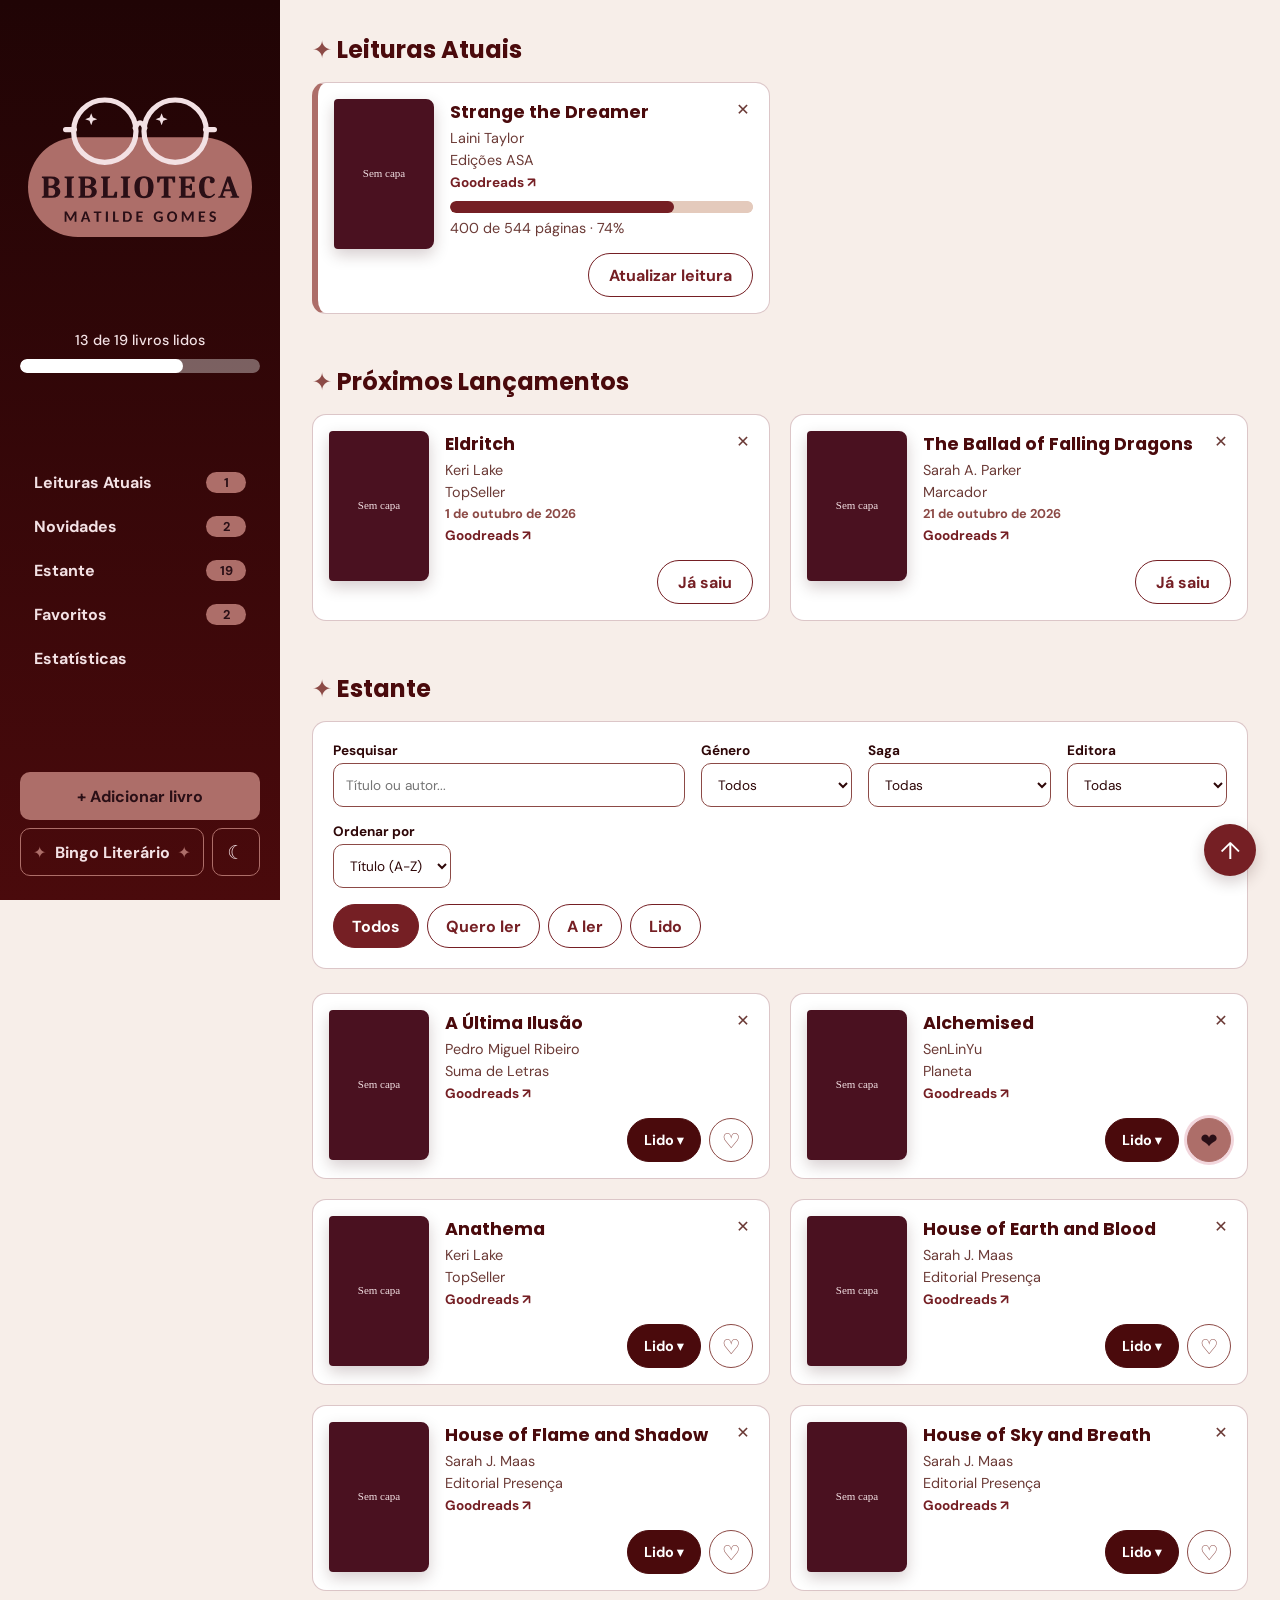
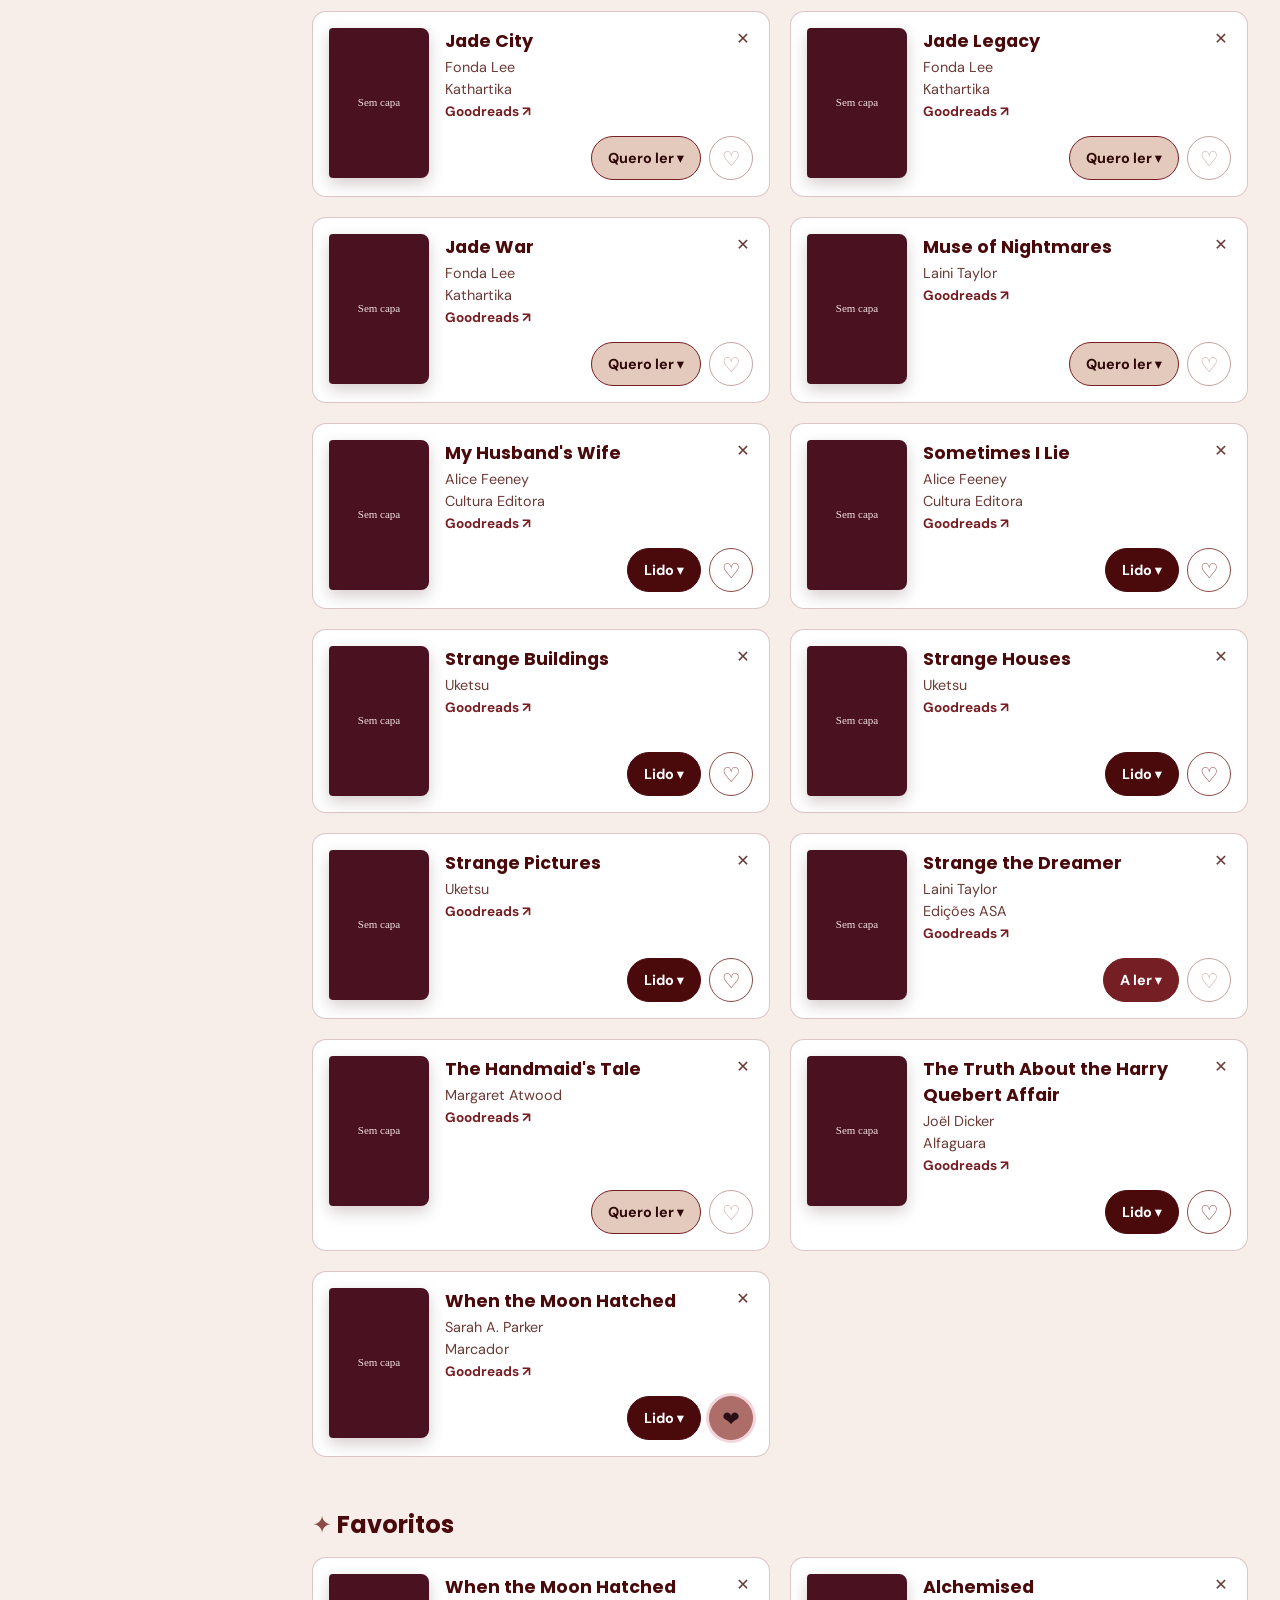
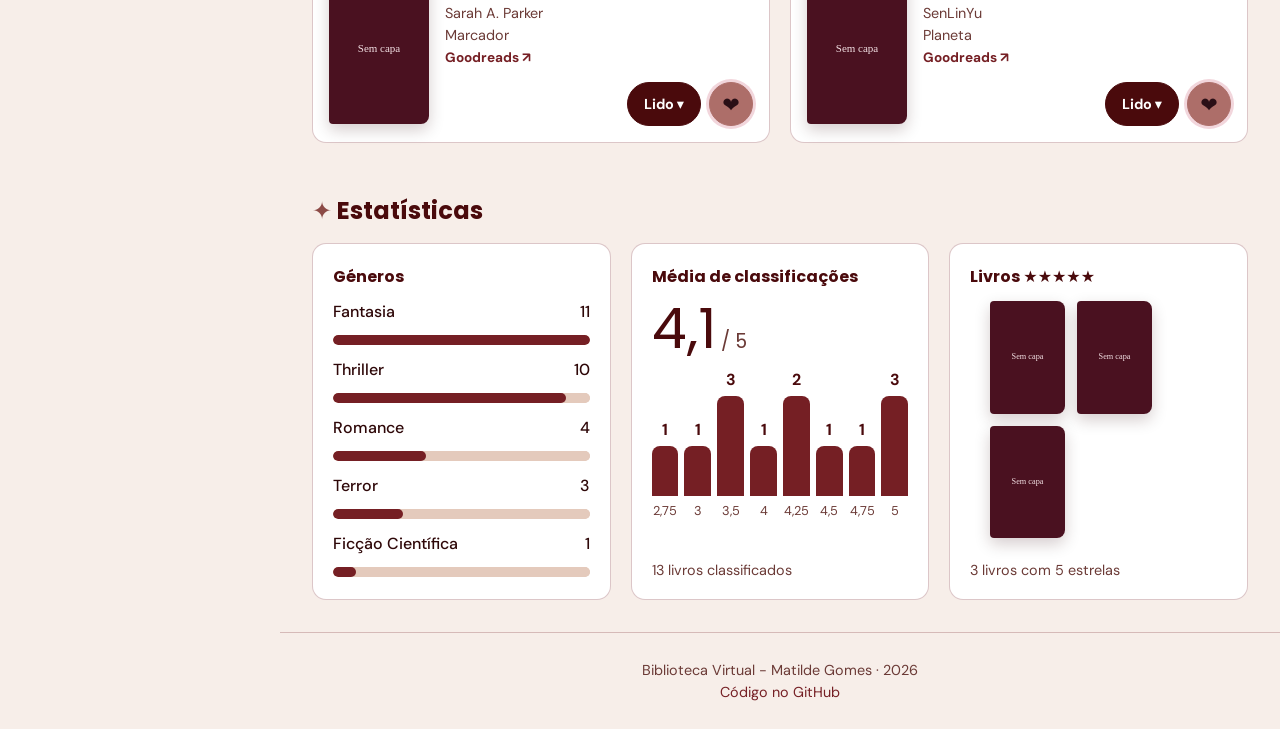
<file: index.html>
<!DOCTYPE html>
<html lang="pt-PT">

<head>
    <meta charset="UTF-8">
    <meta name="viewport" content="width=device-width, initial-scale=1.0">
    <title>Biblioteca Virtual - MG</title>
    <link rel="icon" href="img/favicon-matilde-gomes.svg" type="image/svg+xml">
    <link rel="preconnect" href="https://fonts.googleapis.com">
    <link rel="preconnect" href="https://fonts.gstatic.com" crossorigin>
    <link
        href="https://fonts.googleapis.com/css2?family=DM+Sans:wght@400;500;700&family=Poppins:wght@600;700&family=Lora:ital,wght@1,600&display=swap"
        rel="stylesheet">
    <link rel="stylesheet" href="css/style.css">
    <script type="module" src="js/principal.js"></script>
</head>

<body id="topo">
    <button type="button" id="botao-menu" aria-label="Abrir menu" aria-controls="barra-lateral"
        aria-expanded="false">☰</button>

    <aside id="barra-lateral">
        <header>
            <h1><img src="img/logo-biblioteca-mg.svg" alt="Biblioteca Virtual de Matilde Gomes"></h1>
            <section class="progresso-leitura" aria-label="Progresso de leitura">
                <p id="progresso-texto">0 de 0 livros lidos</p>
                <progress id="progresso-barra" value="0" max="100" aria-labelledby="progresso-texto"></progress>
            </section>
            <nav aria-label="Secções do site">
                <ul>
                    <li><a href="#leituras-do-momento">Leituras Atuais<data id="contador-leituras"
                                value="0">0</data></a></li>
                    <li><a href="#lancamentos">Novidades<data id="contador-lancamentos" value="0">0</data></a></li>
                    <li><a href="#estante">Estante<data id="contador-estante" value="0">0</data></a></li>
                    <li><a href="#favoritos">Favoritos<data id="contador-favoritos" value="0">0</data></a></li>
                    <li><a href="#estatisticas">Estatísticas</a></li>
                </ul>
            </nav>
        </header>
        <div class="botoes-barra-lateral">
            <button type="button" id="botao-adicionar-livro" aria-haspopup="dialog">+ Adicionar livro</button>
            <a href="bingo.html" class="link-bingo">Bingo Literário</a>
            <button type="button" id="botao-tema" aria-label="Mudar para modo escuro">☾</button>

        </div>
    </aside>

    <main>
        <header id="topo-pagina">
            <img class="logo-movel" src="img/logo-biblioteca-mg.svg" alt="">
        </header>

        <section id="leituras-do-momento" aria-labelledby="titulo-leituras-do-momento">
            <h2 id="titulo-leituras-do-momento">Leituras Atuais</h2>
            <ul id="lista-leituras"></ul>
        </section>

        <section id="lancamentos" aria-labelledby="titulo-lancamentos">
            <h2 id="titulo-lancamentos">Próximos Lançamentos</h2>
            <ul id="lista-lancamentos"></ul>
        </section>

        <section id="estante" aria-labelledby="titulo-estante">
            <h2 id="titulo-estante">Estante</h2>
            <search aria-label="Filtrar livros">
                <label>Pesquisar
                    <input type="search" id="filtro-pesquisa" placeholder="Título ou autor...">
                </label>
                <label>Género
                    <select id="filtro-genero">
                        <option value="todos">Todos</option>
                    </select>
                </label>
                <label>Saga
                    <select id="filtro-saga">
                        <option value="todas">Todas</option>
                    </select>
                </label>
                <label>Editora
                    <select id="filtro-editora">
                        <option value="todas">Todas</option>
                    </select>
                </label>
                <label>Ordenar por
                    <select id="ordenacao">
                        <option value="titulo">Título (A-Z)</option>
                        <option value="autor">Autor (A-Z)</option>
                    </select>
                </label>
                <fieldset id="filtros-estado">
                    <legend class="so-leitores-de-ecra">Filtrar por estado</legend>
                    <label><input type="radio" name="estado" value="todos" checked>Todos</label>
                    <label><input type="radio" name="estado" value="quero-ler">Quero ler</label>
                    <label><input type="radio" name="estado" value="a-ler">A ler</label>
                    <label><input type="radio" name="estado" value="lido">Lido</label>
                </fieldset>
            </search>
            <ul id="lista-livros"></ul>
        </section>

        <section id="favoritos" aria-labelledby="titulo-favoritos">
            <h2 id="titulo-favoritos">Favoritos</h2>
            <ul id="lista-favoritos"></ul>
        </section>

        <section id="estatisticas" aria-labelledby="titulo-estatisticas">
            <h2 id="titulo-estatisticas">Estatísticas</h2>
            <div id="grelha-estatisticas">
                <section class="estatistica" aria-labelledby="titulo-generos">
                    <h3 id="titulo-generos">Géneros</h3>
                    <ul id="lista-generos"></ul>
                </section>
                <section class="estatistica" aria-labelledby="titulo-classificacoes">
                    <h3 id="titulo-classificacoes">Média de classificações</h3>
                    <p class="media"><data id="media-classificacoes" value="0">0,0</data><small> / 5</small></p>
                    <ul id="grafico-classificacoes" aria-label="Livros por número de estrelas"></ul>
                    <p id="total-classificados" class="legenda-estatistica"></p>
                </section>
                <section class="estatistica" aria-labelledby="titulo-cinco-estrelas">
                    <h3 id="titulo-cinco-estrelas">Livros ★★★★★</h3>
                    <ul id="capas-cinco-estrelas"></ul>
                    <p id="total-cinco-estrelas" class="legenda-estatistica"></p>
                </section>
            </div>
        </section>
    </main>

    <aside id="aviso-bingo" role="status" hidden>
        <a id="link-aviso-bingo" href="bingo.html"></a>
        <button type="button" id="remover-aviso-bingo" class="botao-fechar" aria-label="Fechar aviso">✕</button>
    </aside>

    <footer>
        <p>Biblioteca Virtual - Matilde Gomes · <time datetime="2026">2026</time></p>
        <p><a href="https://github.com/mjuliana98g/biblioteca-virtual-mg">Código no GitHub</a></p>
    </footer>

    <a id="botao-topo" href="#topo" aria-label="Voltar ao início">↑</a>

    <dialog id="dialogo-formulario-livro" aria-labelledby="titulo-formulario">
        <form id="formulario-livro" autocomplete="off" novalidate>
            <header class="cabecalho-dialogo">
                <h2 id="titulo-formulario">Adicionar livro</h2>
                <button type="button" id="fechar-formulario" class="botao-fechar" aria-label="Fechar">✕</button>
            </header>
            <label class="campo-metade">Título
                <input type="text" id="titulo-livro" name="titulo">
            </label>
            <label class="campo-metade">Autor
                <input type="text" id="autor-livro" name="autor" list="lista-autores">
            </label>
            <label>Editora
                <input type="text" id="editora-livro" name="editora" list="lista-editoras">
            </label>
            <fieldset id="generos-livro">
                <legend>Géneros</legend>
                <label><input type="checkbox" name="generos" value="Fantasia">Fantasia</label>
                <label><input type="checkbox" name="generos" value="Romance">Romance</label>
                <label><input type="checkbox" name="generos" value="Ficção Científica">Ficção Científica</label>
                <label><input type="checkbox" name="generos" value="Thriller">Thriller</label>
                <label><input type="checkbox" name="generos" value="Terror">Terror</label>
                <label><input type="checkbox" name="generos" value="Distopia">Distopia</label>
                <label><input type="checkbox" name="generos" value="Outro">Outro</label>
            </fieldset>
            <label class="campo-metade">Idioma
                <select id="idioma-livro" name="idioma">
                    <option value="Português">Português</option>
                    <option value="Inglês">Inglês</option>
                    <option value="Outro">Outro</option>
                </select>
            </label>
            <label class="campo-metade">Páginas
                <input type="number" id="paginas-livro" name="paginas" min="1">
            </label>
            <label class="campo-metade">Saga
                <input type="text" id="saga-livro" name="saga" list="lista-sagas">
            </label>
            <datalist id="lista-autores"></datalist>
            <datalist id="lista-editoras"></datalist>
            <datalist id="lista-sagas"></datalist>
            <label class="campo-metade">Estado
                <select id="estado-livro" name="estado">
                    <option value="quero-ler">Quero ler</option>
                    <option value="a-ler">A ler</option>
                    <option value="lido">Lido</option>
                </select>
            </label>
            <label class="campo-metade">Volume
                <input type="number" id="volume-livro" name="volume" min="1">
            </label>
            <label class="campo-metade">Classificação
                <input type="number" id="classificacao-livro" name="classificacao" min="0" max="5" step="0.25"
                    placeholder="0 a 5">
            </label>
            <label>Link do Goodreads
                <input type="url" id="link-goodreads" name="goodreads"
                    placeholder="https://www.goodreads.com/book/show/...">
            </label>
            <label>Link da imagem da capa
                <input type="url" id="link-capa" name="capa" placeholder="https://...">
            </label>
            <label class="campo-caixa">
                <input type="checkbox" id="livro-por-lancar" name="porLancar">
                Ainda não foi lançado?
            </label>
            <label id="campo-data-lancamento" hidden>Data de lançamento
                <input type="date" id="data-lancamento" name="dataLancamento">
            </label>
            <p id="mensagem-erro-formulario" role="alert"></p>
            <div class="botoes-dialogo">
                <button type="button" id="cancelar-formulario">Cancelar</button>
                <button type="submit" id="guardar-formulario" class="botao-confirmar">Adicionar</button>
            </div>
        </form>
    </dialog>

    <dialog id="dialogo-confirmar" class="dialogo-confirmar" aria-labelledby="titulo-confirmar">
        <form method="dialog">
            <h2 id="titulo-confirmar"></h2>
            <p id="mensagem-confirmar"></p>
            <div class="botoes-dialogo">
                <button value="cancelar">Cancelar</button>
                <button value="sim" id="sim-confirmar" class="botao-confirmar">Sim</button>
            </div>
        </form>
    </dialog>

    <dialog id="dialogo-atualizar-leitura" aria-labelledby="titulo-atualizar-leitura">
        <form id="formulario-leitura" method="dialog">
            <header class="cabecalho-dialogo">
                <h2 id="titulo-atualizar-leitura">Atualizar leitura</h2>
                <button value="cancelar" class="botao-fechar" aria-label="Fechar" formnovalidate>✕</button>
            </header>
            <p id="livro-atualizar-leitura"></p>
            <label>Páginas lidas
                <input type="number" id="paginas-lidas" min="0" step="1" required>
            </label>
            <label>Percentagem lida (%)
                <input type="number" id="percentagem-lida" min="0" max="100" step="1" required>
            </label>
            <div class="botoes-dialogo">
                <button value="cancelar" formnovalidate>Cancelar</button>
                <button value="guardar" class="botao-confirmar">Guardar</button>
            </div>
        </form>
    </dialog>

    <dialog id="dialogo-detalhes" aria-labelledby="titulo-detalhes">
        <header class="cabecalho-dialogo">
            <h2 id="titulo-detalhes"></h2>
            <button type="button" id="fechar-detalhes" class="botao-fechar" aria-label="Fechar">✕</button>
        </header>
        <div id="conteudo-detalhes"></div>
        <div class="botoes-dialogo">
            <button type="button" id="editar-detalhes">Editar</button>
        </div>
    </dialog>
</body>

</html>
</file>
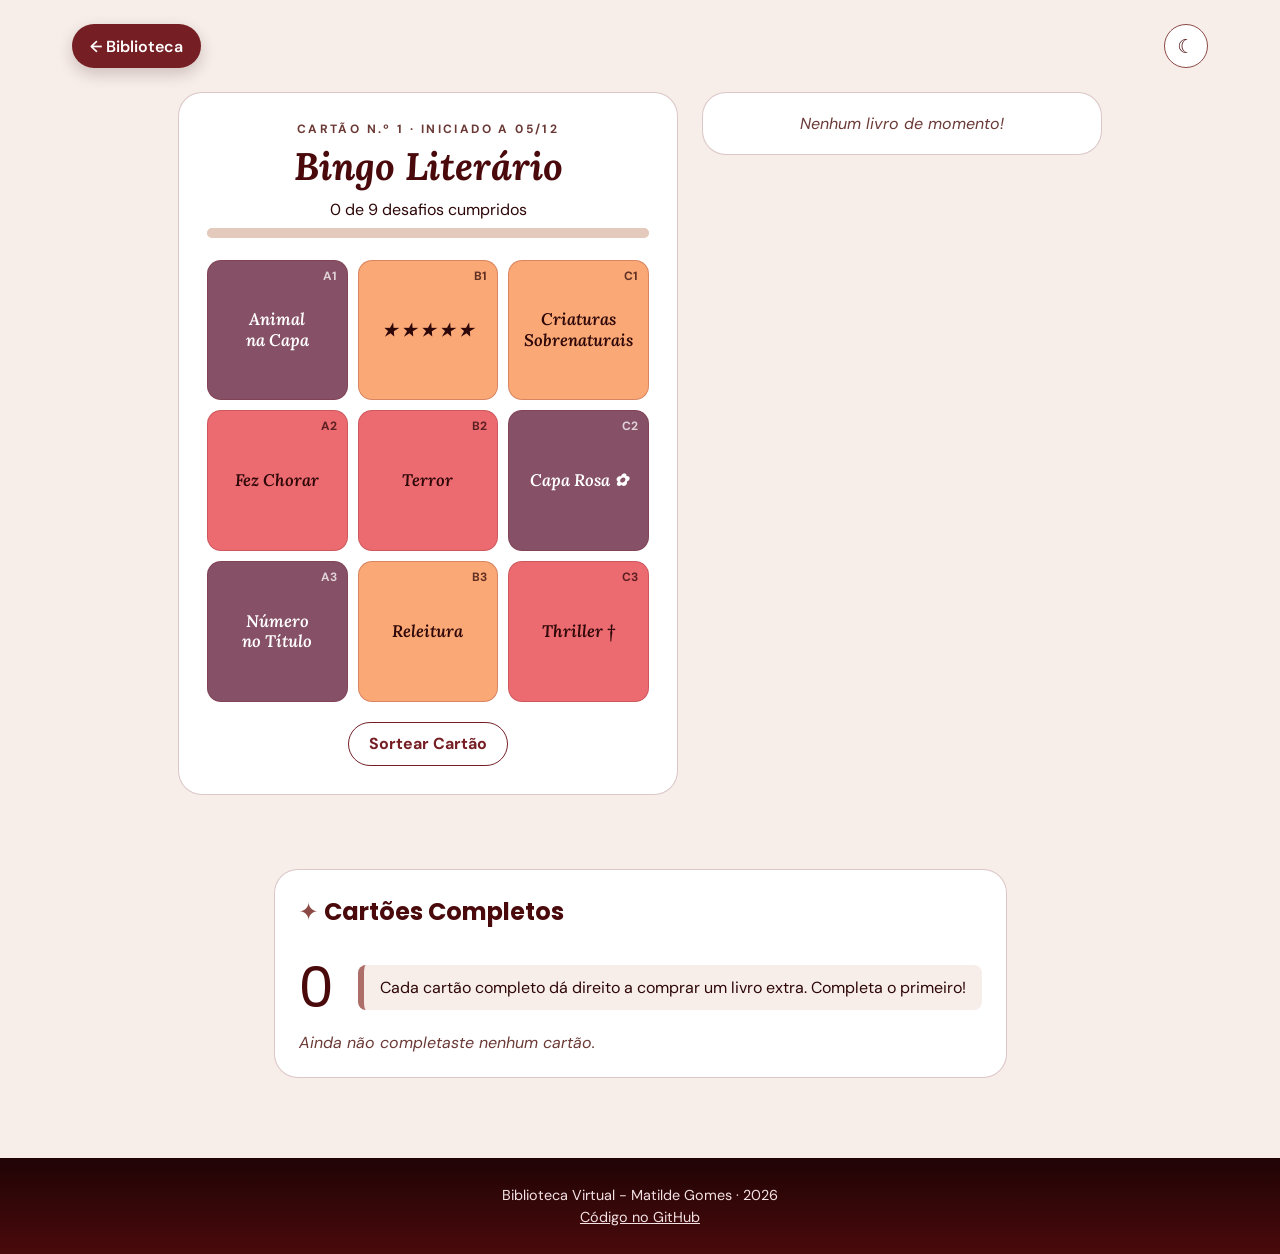
<file: bingo.html>
<!DOCTYPE html>
<html lang="pt-PT">

<head>
    <meta charset="UTF-8">
    <meta name="viewport" content="width=device-width, initial-scale=1.0">
    <title>Bingo Literário - MG</title>
    <link rel="icon" href="img/favicon-matilde-gomes.svg" type="image/svg+xml">
    <link rel="preconnect" href="https://fonts.googleapis.com">
    <link rel="preconnect" href="https://fonts.gstatic.com" crossorigin>
    <link
        href="https://fonts.googleapis.com/css2?family=DM+Sans:wght@400;500;700&family=Poppins:wght@600;700&family=Lora:ital,wght@1,600&display=swap"
        rel="stylesheet">
    <link rel="stylesheet" href="css/style.css">
    <script type="module" src="js/bingo/principalBingo.js"></script>
</head>

<body class="pagina-bingo">
    <header id="topo-bingo">
        <a href="index.html" id="botao-voltar">← Biblioteca</a>
        <button type="button" id="botao-tema" aria-label="Mudar para modo escuro">☾</button>
    </header>

    <main>
        <section id="zona-do-jogo" aria-labelledby="titulo-bingo">
            <section id="cartao-bingo">
                <header>
                    <p id="informacao-cartao"></p>
                    <h1 id="titulo-bingo">Bingo Literário</h1>
                </header>
                <p id="progresso-bingo">0 de 9 desafios cumpridos</p>
                <progress id="barra-bingo" value="0" max="9" aria-labelledby="progresso-bingo"></progress>
                <div id="zona-da-cartela">
                    <ol id="cartela-bingo"></ol>
                    <p id="mensagem-parabens" role="status" hidden></p>
                </div>
                <button type="button" id="botao-novo-cartao">Sortear Cartão</button>
            </section>

            <aside id="livros-do-cartao" aria-label="Livros que cumprem desafios">
                <ul id="lista-livros-do-cartao"></ul>
            </aside>
        </section>
        <section id="estatisticas-bingo" aria-labelledby="titulo-estatisticas-bingo">
            <h2 id="titulo-estatisticas-bingo">Cartões Completos</h2>
            <p id="total-cartoes-completos">0</p>
            <p id="mensagem-livro-extra"></p>
            <ul id="lista-cartoes-completos"></ul>
        </section>
    </main>

    <dialog id="dialogo-escolher-livro" aria-labelledby="titulo-escolher-livro">
        <header class="cabecalho-dialogo">
            <h2 id="titulo-escolher-livro">Escolhe um livro: </h2>
            <button type="button" id="fechar-escolher-livro" class="botao-fechar" aria-label="Fechar">✕</button>
        </header>
        <p id="desafio-escolhido"></p>
        <p id="sem-livros-lidos" hidden>Não tens livros lidos disponíveis para este desafio.</p>
        <ul id="lista-livros-lidos"></ul>
        <button type="button" id="botao-tirar-livro">Remover Livro</button>
    </dialog>

    <dialog id="dialogo-novo-cartao" aria-labelledby="titulo-novo-cartao">
        <form method="dialog">
            <h2 id="titulo-novo-cartao">Sortear outro cartão?</h2>
            <p>O cartão atual ainda não está completo. Se sorteares, perdes o progresso!
            </p>
            <div class="botoes-dialogo">
                <button value="cancelar">Cancelar</button>
                <button value="confirmar" class="botao-confirmar">Sortear</button>
            </div>
        </form>
    </dialog>

    <footer>
        <p>Biblioteca Virtual - Matilde Gomes · <time datetime="2026">2026</time></p>
        <p><a href="https://github.com/mjuliana98g/biblioteca-virtual-mg">Código no GitHub</a></p>
    </footer>
</body>

</html>
</file>
<file: css/style.css>
/* ==========================================================================================
   Página principal e Bingo
   ========================================================================================== */

:root {

    --fundo: #F7EEE9;
    --superficie: #FFFFFF;
    --texto: #2E0708;
    --texto-suave: #6B3A36;
    --titulo: #4A0A0C;
    --destaque: #751F24;
    --destaque-2: #8C4A46;
    --sobre-destaque: #FFFFFF;
    --realce: #AD6E69;
    --sobre-realce: #2A0F16;
    --etiqueta: #E4CABC;
    --borda: rgba(117, 31, 36, 0.25);
    --link: #751F24;
    --foco: #751F24;
    --erro: #B3261E;
    --erro-fundo: #FBE3E1;

    --sombra: 0 6px 16px rgba(46, 7, 8, 0.2);
}

[data-tema="escuro"] {
    --fundo: #121115;
    --superficie: #25232B;
    --texto: #F5F1EF;
    --texto-suave: #BDB6B8;
    --titulo: #FFFFFF;
    --destaque: #F0A4A8;
    --destaque-2: #F0A4A8;
    --sobre-destaque: #121115;
    --realce: #E08D92;
    --etiqueta: #3A3740;
    --borda: rgba(245, 241, 239, 0.3);
    --link: #F5B5B8;
    --foco: #FFD0D2;
    --erro: #F4A6B5;
    --erro-fundo: #4A2326;

    --sombra: 0 6px 16px rgba(0, 0, 0, 0.6);
}

* {
    box-sizing: border-box;
    margin: 0;
    padding: 0;
}

html {
    scroll-behavior: smooth;
}

body {
    min-height: 100dvh;
    background: var(--fundo);
    color: var(--texto);
    font-family: "DM Sans", system-ui, sans-serif;
}

h2,
h3 {
    font-family: "Poppins", system-ui, sans-serif;
}

h2 {
    margin-bottom: 15px;
    color: var(--titulo);
    font-size: 1.5rem;
}

h2::before {
    content: "✦ ";
    color: var(--destaque-2);
}

h3 {
    font-size: 1.1rem;
}

a {
    color: var(--link);
    text-decoration: none;
}

ul {
    list-style: none;
}

:focus-visible {
    outline: 3px solid var(--foco);
    outline-offset: 2px;
}

[hidden] {
    display: none !important;

}

.so-leitores-de-ecra {

    position: absolute;
    width: 1px;
    height: 1px;
    overflow: hidden;
    clip-path: inset(50%);
    white-space: nowrap;
}

button {
    font: inherit;
    cursor: pointer;
}

.botoes-dialogo button {
    min-height: 44px;
    padding: 0 20px;
    border: 1.5px solid var(--destaque);
    border-radius: 22px;
    background: transparent;
    color: var(--destaque);
    font-weight: 700;
}

.botoes-dialogo button:hover,
.botoes-dialogo .botao-confirmar {
    background: var(--destaque);
    color: var(--sobre-destaque);
}

.botao-fechar {
    width: 36px;
    height: 36px;
    border: 0;
    border-radius: 50%;
    background: transparent;
    color: var(--texto-suave);
}

.botao-fechar:hover {
    background: var(--etiqueta);
    color: var(--destaque);
}

#botao-tema {
    flex: none;
    width: 44px;
    height: 44px;
    border: 1.5px solid var(--destaque-2);
    border-radius: 50%;
    background: var(--superficie);
    color: var(--titulo);
    font-size: 1.2rem;
}

#botao-tema:hover {
    background: var(--etiqueta);
}

progress {
    appearance: none;
    width: 100%;
    border: 0;
    border-radius: 999px;
    overflow: hidden;
    background: var(--trilho, var(--etiqueta));
}

progress::-webkit-progress-bar {
    border-radius: 999px;
    background: var(--trilho, var(--etiqueta));
}

progress::-webkit-progress-value {
    border-radius: 999px;
    background: var(--preenchimento, var(--destaque));
}

progress::-moz-progress-bar {
    border-radius: 999px;
    background: var(--preenchimento, var(--destaque));
}

footer {
    padding: 24px 32px;
    border-top: 1px solid var(--borda);
    color: var(--texto-suave);
    font-size: 0.9rem;
    text-align: center;
}

footer p {
    margin: 4px 0;
}

dialog {
    width: min(560px, calc(100% - 32px));

    max-height: calc(100dvh - 32px);
    margin: auto;

    padding: 24px;
    overflow-y: auto;
    border: 1px solid var(--borda);
    border-radius: 14px;
    background: var(--superficie);
    color: var(--texto);
    box-shadow: var(--sombra);
}

dialog::backdrop {
    background: rgba(20, 3, 4, 0.65);

}

.cabecalho-dialogo {
    display: flex;
    align-items: center;
    justify-content: space-between;
}

.cabecalho-dialogo h2 {
    margin-bottom: 0;
}

.botoes-dialogo {
    display: flex;
    justify-content: flex-end;
    gap: 12px;
}

/* ==========================================================================================
    PÁGINA PRINCIPAL
   ========================================================================================== */

:root {

    --lido-fundo: #4A0A0C;
    --lido-texto: #FFFFFF;
    --ler-fundo: #751F24;
    --ler-texto: #FFFFFF;
    --quero-fundo: #E4CABC;
    --quero-texto: #2E0708;
    --quero-borda: #751F24;

    --lateral-inicio: #200405;
    --lateral-fim: #4A0A0C;
    --texto-lateral: #F3E1E4;

    --largura-lateral: 280px;
}

[data-tema="escuro"] {
    --lido-fundo: #F0A4A8;
    --lido-texto: #121115;
    --ler-fundo: #B44A52;
    --ler-texto: #FFFFFF;
    --quero-fundo: #3A3740;
    --quero-texto: #F5F1EF;
    --quero-borda: #E08D92;
}

body {
    display: grid;
    grid-template-columns: var(--largura-lateral) 1fr;

    grid-template-rows: 1fr auto;

}

footer {
    grid-column: 2;
}

input:not([type="checkbox"], [type="radio"]),
select {
    height: 44px;
    padding: 0 12px;
    border: 1.5px solid var(--destaque-2);
    border-radius: 10px;
    background: var(--superficie);
    color: var(--texto);
    font: inherit;
    font-weight: 400;
}

select,
::picker(select) {
    appearance: base-select;
}

select {
    align-items: center;
    justify-content: space-between;
    gap: 8px;
}

::picker(select) {
    padding: 6px;
    border: 1px solid var(--borda);
    border-radius: 12px;
    background: var(--superficie);
    box-shadow: var(--sombra);
}

select option {
    padding: 10px 12px;
    border-radius: 8px;
    color: var(--texto);
    cursor: pointer;
}

select option:hover,
select option:focus {
    background: var(--etiqueta);
}

select option:checked {
    font-weight: 700;
    color: var(--destaque);
}

search>label,
#formulario-livro>label,
#formulario-leitura>label {
    display: flex;
    flex-direction: column;
    gap: 4px;
    font-size: 0.85rem;
    font-weight: 700;
}

.botao-ja-saiu,
.botao-atualizar-leitura {
    min-height: 44px;
    padding: 0 20px;
    border: 1.5px solid var(--destaque);
    border-radius: 22px;
    background: transparent;
    color: var(--destaque);
    font-weight: 700;
}

.botao-ja-saiu:hover,
.botao-atualizar-leitura:hover {
    background: var(--destaque);
    color: var(--sobre-destaque);
}

#barra-lateral {
    grid-column: 1;
    grid-row: 1 / 3;

    position: sticky;

    top: 0;
    z-index: 20;
    display: flex;
    flex-direction: column;
    gap: 24px;
    height: 100dvh;
    overflow-y: auto;
    padding: 24px 20px;
    background: linear-gradient(180deg, var(--lateral-inicio), var(--lateral-fim));
    color: var(--texto-lateral);
    color-scheme: dark;

    --trilho: rgba(255, 255, 255, 0.2);

    --preenchimento: #FFFFFF;
}

#barra-lateral header {
    flex: 1;

    display: flex;
    flex-direction: column;
    justify-content: space-evenly;
    gap: 20px;
}

#barra-lateral img {
    display: block;
    width: 100%;
    height: auto;
}

.progresso-leitura {
    display: flex;
    flex-direction: column;
    gap: 10px;
    text-align: center;
    font-size: 0.9rem;
    font-weight: 500;
}

#progresso-barra {
    height: 14px;
}

#barra-lateral nav ul {
    display: flex;
    flex-direction: column;
    gap: 4px;
}

#barra-lateral nav a {
    display: flex;
    align-items: center;
    min-height: 40px;
    padding: 0 14px;
    border-radius: 10px;
    color: var(--texto-lateral);
    font-weight: 700;
}

#barra-lateral nav a:hover {
    background: rgba(217, 139, 155, 0.2);
    color: #FFFFFF;
}

#barra-lateral data {
    flex: none;

    width: 40px;

    margin-left: auto;

    padding: 2px 0;
    border-radius: 12px;
    background: var(--realce);
    color: var(--sobre-realce);
    font-size: 0.8rem;
    font-weight: 700;
    text-align: center;

}

.botoes-barra-lateral {
    display: grid;
    grid-template-columns: 1fr auto;
    gap: 8px;
}

#botao-adicionar-livro {
    grid-column: 1 / -1;
    min-height: 48px;
    border: 0;
    border-radius: 10px;
    background: var(--realce);
    color: var(--sobre-realce);
    font-weight: 700;
}

#botao-adicionar-livro:hover {
    background: #E8A9B6;
}

.link-bingo {
    display: flex;
    align-items: center;
    justify-content: center;
    gap: 8px;
    min-height: 48px;
    padding: 0 10px;
    white-space: nowrap;
    border: 1.5px solid var(--realce);
    border-radius: 10px;
    color: var(--texto-lateral);
    font-weight: 700;
}

.link-bingo::before,
.link-bingo::after {
    content: "✦";
    color: var(--realce);
}

.link-bingo:hover {
    background: rgba(217, 139, 155, 0.2);
    color: #FFFFFF;
}

.botoes-barra-lateral #botao-tema {
    width: 48px;
    height: 48px;
    border: 1.5px solid var(--realce);
    border-radius: 10px;
    background: transparent;
    color: var(--texto-lateral);
}

.botoes-barra-lateral #botao-tema:hover {
    background: rgba(217, 139, 155, 0.2);
}

#botao-menu {
    display: none;
    position: fixed;
    top: 12px;
    left: 12px;
    z-index: 30;
    width: 44px;
    height: 44px;
    border: 0;
    border-radius: 10px;
    background: var(--destaque);
    color: var(--sobre-destaque);
    font-size: 1.4rem;
}

main {
    position: relative;
    grid-column: 2;
    display: flex;
    flex-direction: column;
    gap: 50px;
    padding: 32px;
}

#botao-topo {
    position: fixed;

    right: 24px;
    bottom: 24px;
    display: flex;
    align-items: center;
    justify-content: center;
    width: 52px;
    height: 52px;
    border-radius: 50%;
    background: var(--destaque);
    color: var(--sobre-destaque);
    font-size: 1.5rem;
    box-shadow: var(--sombra);
}

search {
    display: flex;
    flex-wrap: wrap;

    gap: 16px;
    margin-bottom: 24px;
    padding: 20px;
    border: 1px solid var(--borda);
    border-radius: 14px;
    background: var(--superficie);
}

search>label:first-child {
    flex: 1 1 220px;

}

#filtros-estado {
    flex: 1 1 100%;

    display: flex;
    flex-wrap: wrap;
    gap: 8px;
    border: 0;
}

#filtros-estado label {
    position: relative;
    display: flex;
    align-items: center;
    min-height: 44px;
    padding: 0 18px;
    border: 1.5px solid var(--destaque);
    border-radius: 22px;
    color: var(--destaque);
    font-weight: 700;
    cursor: pointer;
}

#filtros-estado input {
    position: absolute;
    opacity: 0;
    pointer-events: none;
}

#filtros-estado label:has(input:checked) {
    background: var(--destaque);
    color: var(--sobre-destaque);
}

#filtros-estado label:has(input:focus-visible) {
    outline: 3px solid var(--foco);
    outline-offset: 2px;
}

#lista-leituras,
#lista-lancamentos,
#lista-livros,
#lista-favoritos {
    display: grid;
    grid-template-columns: repeat(auto-fill, minmax(min(360px, 100%), 1fr));
    gap: 20px;
}

article {
    position: relative;

    display: flex;
    gap: 16px;
    height: 100%;
    padding: 16px;
    border: 1px solid var(--borda);
    border-radius: 14px;
    background: var(--superficie);
    cursor: pointer;
    transition: border-color 0.15s, box-shadow 0.15s;
}

.cartao-leitura {
    border-left: 6px solid var(--realce);
}

article:hover {
    border-color: var(--destaque-2);
    box-shadow: var(--sombra);
}

figure {
    flex: none;
    width: 100px;
    text-align: center;
}

figure img,
#capas-cinco-estrelas img {
    display: block;
    aspect-ratio: 2 / 3;

    object-fit: cover;

    border-radius: 4px 8px 8px 4px;
    box-shadow: var(--sombra);
}

figure img {
    width: 100%;
}

.informacao-livro {
    flex: 1;
    min-width: 0;

    display: flex;
    flex-direction: column;
    gap: 4px;
}

.informacao-livro h3 {
    padding-right: 36px;

    color: var(--titulo);
}

.informacao-livro p {
    color: var(--texto-suave);
    font-size: 0.9rem;
}

.informacao-livro time {
    color: var(--destaque-2);
    font-size: 0.8rem;
    font-weight: 700;
}

.informacao-livro a,
figcaption a {
    display: inline-block;
    font-size: 0.85rem;
    font-weight: 700;
    transition: transform 0.15s, color 0.15s;
}

.informacao-livro a:hover,
figcaption a:hover {
    color: var(--titulo);
    transform: translateX(4px);
}

.abrir-detalhes {
    border: 0;
    background: none;
    color: inherit;
    text-align: left;
}

.progresso-livro {
    display: flex;
    flex-direction: column;
    gap: 6px;
    margin-top: 6px;
}

.progresso-livro progress {
    height: 12px;
}

.acoes-livro {
    display: flex;
    flex-wrap: wrap;
    align-items: center;
    justify-content: flex-end;
    gap: 8px;
    margin-top: auto;

    padding-top: 12px;
}

.acoes-livro button[data-estado] {
    min-height: 44px;
    padding: 0 16px;
    border: 1.5px solid;
    border-radius: 22px;
    font-size: 0.9rem;
    font-weight: 700;
}

.acoes-livro button[data-estado="lido"] {
    border-color: var(--lido-fundo);
    background: var(--lido-fundo);
    color: var(--lido-texto);
}

.acoes-livro button[data-estado="a-ler"] {
    border-color: var(--ler-fundo);
    background: var(--ler-fundo);
    color: var(--ler-texto);
}

.acoes-livro button[data-estado="quero-ler"] {
    border-color: var(--quero-borda);
    background: var(--quero-fundo);
    color: var(--quero-texto);
}

.seletor-estado {
    position: relative;

}

.menu-estado {
    position: absolute;
    bottom: calc(100% + 6px);

    left: 0;
    z-index: 5;
    min-width: 150px;
    padding: 6px;
    border: 1px solid var(--borda);
    border-radius: 12px;
    background: var(--superficie);
    box-shadow: var(--sombra);
}

.menu-estado button {
    width: 100%;
    min-height: 40px;
    padding: 0 12px;
    border: 0;
    border-radius: 8px;
    background: transparent;
    color: var(--texto);
    font-size: 0.9rem;
    text-align: left;
}

.menu-estado button:hover {
    background: var(--etiqueta);
}

.menu-estado button[aria-current="true"] {
    color: var(--destaque);
    font-weight: 700;
}

.menu-estado button[aria-current="true"]::after {
    content: " ✓";

}

.acoes-livro button[aria-pressed] {
    width: 44px;
    height: 44px;
    border: 1.5px solid var(--destaque-2);
    border-radius: 50%;
    background: transparent;
    color: var(--destaque-2);
    font-size: 1.3rem;
}

.acoes-livro button[aria-pressed="true"] {
    border-color: var(--realce);
    background: var(--realce);
    color: var(--sobre-realce);
    box-shadow: 0 0 0 3px rgba(217, 139, 155, 0.35);
}

.acoes-livro button[aria-pressed]:enabled:hover {
    border-color: var(--destaque);
    background: var(--etiqueta);
    color: var(--destaque);
}

.acoes-livro button[aria-pressed="true"]:enabled:hover {
    background: var(--destaque);
    color: var(--sobre-destaque);
}

.acoes-livro button[aria-pressed]:disabled {
    opacity: 0.5;
    cursor: not-allowed;
}

.botao-remover {
    position: absolute;

    top: 8px;
    right: 8px;
}

.dialogo-confirmar,
#dialogo-atualizar-leitura {
    width: min(420px, calc(100% - 32px));
}

.dialogo-confirmar p {
    margin-bottom: 24px;
    color: var(--texto-suave);
}

#formulario-leitura {
    display: grid;
    gap: 16px;
}

#formulario-livro {
    display: grid;
    grid-template-columns: 1fr 1fr;
    gap: 16px;
}

#formulario-livro>* {
    grid-column: 1 / -1;

}

#formulario-livro>.campo-metade {
    grid-column: auto;

}

#formulario-livro>.campo-caixa {
    flex-direction: row;
    align-items: center;
    gap: 10px;
    min-height: 44px;
    font-size: 0.95rem;
}

#formulario-livro input[type="checkbox"] {
    width: 20px;
    height: 20px;
    accent-color: var(--destaque);

}

#formulario-livro fieldset {
    display: flex;
    flex-wrap: wrap;
    gap: 4px 20px;
    padding: 8px 14px 12px;
    border: 1.5px solid var(--destaque-2);
    border-radius: 10px;
}

#formulario-livro legend {
    padding: 0 6px;
    font-size: 0.85rem;
    font-weight: 700;
}

#formulario-livro fieldset label {
    display: flex;
    align-items: center;
    gap: 8px;
    min-height: 36px;
    font-size: 0.85rem;
    font-weight: 500;
}

#formulario-livro [aria-invalid="true"] {
    background-color: var(--erro-fundo);
}

#mensagem-erro-formulario {
    color: var(--erro);
    font-size: 0.9rem;
}

#mensagem-erro-formulario:empty {
    display: none;

}

#dialogo-detalhes {
    width: min(640px, calc(100% - 32px));
}

#conteudo-detalhes {
    display: flex;
    flex-wrap: wrap;
    gap: 24px;
    margin: 16px 0;
}

#conteudo-detalhes figure {
    width: 140px;
}

figcaption {
    margin-top: 8px;
}

#conteudo-detalhes dl {
    flex: 1 1 240px;
    display: grid;
    grid-template-columns: auto 1fr;

    align-content: start;
    gap: 10px 16px;
}

#conteudo-detalhes dt {
    color: var(--titulo);
    font-weight: 700;
}

#conteudo-detalhes dd {
    color: var(--texto-suave);
}

#grelha-estatisticas {
    display: grid;
    grid-template-columns: repeat(auto-fit, minmax(min(240px, 100%), 1fr));

    gap: 20px;
}

.estatistica {
    display: flex;
    flex-direction: column;
    gap: 12px;
    min-width: 0;
    padding: 20px;
    border: 1px solid var(--borda);
    border-radius: 14px;
    background: var(--superficie);
}

.estatistica h3 {
    color: var(--titulo);
    font-size: 1rem;
}

.legenda-estatistica {
    margin-top: auto;

    color: var(--texto-suave);
    font-size: 0.9rem;
}

.media {
    color: var(--titulo);
    font-family: "Poppins", system-ui, sans-serif;
    font-size: 3.5rem;
    line-height: 1;
}

.media small {
    color: var(--texto-suave);
    font-size: 1.2rem;
}

#grafico-classificacoes {
    display: flex;
    gap: 6px;
    height: 150px;
}

#grafico-classificacoes>li {
    position: relative;
    flex: 1;
    display: flex;
    flex-direction: column;
    justify-content: flex-end;

    align-items: center;
    gap: 6px;
}

#grafico-classificacoes .barra {
    width: 100%;
    min-height: 4px;
    border-radius: 8px 8px 0 0;
    background: var(--destaque);
}

.livros-da-barra {
    display: none;
    position: absolute;
    bottom: 100%;
    left: 0;
    z-index: 1;
    width: max-content;
    max-width: 220px;
    padding: 10px 12px;
    border: 1px solid var(--borda);
    border-radius: 10px;
    background: var(--superficie);
    box-shadow: var(--sombra);
    color: var(--texto);
    font-size: 0.85rem;
    pointer-events: none;

}

#grafico-classificacoes>li:hover .livros-da-barra,
#grafico-classificacoes>li:focus .livros-da-barra {
    display: block;
}

#grafico-classificacoes .total {
    color: var(--titulo);
    font-weight: 700;
}

#grafico-classificacoes .nota {
    color: var(--texto-suave);
    font-size: 0.8rem;
}

#lista-generos {
    display: flex;
    flex-direction: column;
    gap: 12px;
}

#lista-generos p {
    display: flex;
    justify-content: space-between;
    margin-bottom: 4px;
    font-weight: 500;
}

#lista-generos progress {
    height: 10px;
}

#capas-cinco-estrelas {
    display: flex;
    flex-wrap: wrap;
    gap: 12px;
    margin: 0 20px;
}

#capas-cinco-estrelas img {
    width: 75px;
}

#topo-pagina {
    display: none;
}

#aviso-bingo {
    position: fixed;
    top: 72px;
    right: 16px;
    z-index: 10;
    display: flex;
    align-items: center;
    gap: 8px;
    max-width: 320px;
    padding: 12px 12px 12px 16px;
    border-left: 6px solid var(--realce);
    border-radius: 12px;
    background: var(--superficie);
    box-shadow: var(--sombra);
}

#link-aviso-bingo {
    font-weight: 700;
}

/* ==========================================================================================
   PÁGINA DO BINGO
   ========================================================================================== */

:root {

    --categoria-formato: #865066;
    --categoria-historia: #EC6B70;
    --categoria-autoria: #FAA876;
    --categoria-formato-texto: #FFFFFF;
    --categoria-historia-texto: #2E0708;
    --categoria-autoria-texto: #2E0708;
}

[data-tema="escuro"] {
    --categoria-formato: #6E4258;
    --categoria-formato-texto: #FFFFFF;
    --categoria-historia: #9A4046;
    --categoria-historia-texto: #FFFFFF;
    --categoria-autoria: #8A5B3C;
    --categoria-autoria-texto: #FFFFFF;
}

.pagina-bingo {
    display: block;

}

.pagina-bingo main {
    max-width: 1200px;
    margin: 0 auto;
    padding: 24px 32px 32px;
}

#topo-bingo {
    display: flex;
    align-items: center;
    justify-content: space-between;
    max-width: 1200px;
    margin: 0 auto;
    padding: 24px 32px 0;
}

.pagina-bingo footer {
    margin-top: 48px;
    border-top: 0;
    background: linear-gradient(180deg, var(--lateral-inicio), var(--lateral-fim));
    color: var(--texto-lateral);
}

.pagina-bingo footer a {
    color: var(--texto-lateral);
    text-decoration: underline;
}

.pagina-bingo footer a:hover {
    color: #FFFFFF;
}

#botao-voltar {
    display: flex;
    align-items: center;
    min-height: 44px;
    padding: 0 18px;
    border-radius: 999px;
    background: var(--destaque);
    color: var(--sobre-destaque);
    font-weight: 600;
    box-shadow: var(--sombra);
}

#zona-do-jogo {
    display: flex;
    flex-wrap: wrap;

    align-items: flex-start;
    justify-content: center;

    gap: 24px;
}

#cartao-bingo {
    flex: 0 1 500px;
    padding: 28px;
    border: 1px solid var(--borda);
    border-radius: 24px;
    background: var(--superficie);
    text-align: center;
}

#informacao-cartao {
    color: var(--texto-suave);
    font-size: 0.75rem;
    font-weight: 700;
    letter-spacing: 0.2em;
    text-transform: uppercase;
}

#cartao-bingo h1 {
    margin: 4px 0 8px;
    color: var(--titulo);
    font-family: "Lora", serif;
    font-size: 2.4rem;
    font-style: italic;
}

#barra-bingo {
    height: 10px;
    margin: 8px 0 20px;
}

#cartela-bingo {
    display: grid;
        grid-template-columns: repeat(3, minmax(0, 1fr));

    gap: 10px;
    margin: 0 0 20px;
    padding: 0;
    list-style: none;
}

#zona-da-cartela {
    position: relative;

}

#mensagem-parabens {
    position: absolute;
    top: 50%;
    left: 50%;
    z-index: 2;
    max-width: 90%;
    padding: 18px 28px;
    border-radius: 20px;
    background: var(--destaque);
    color: var(--sobre-destaque);
    font-family: "Lora", serif;
    font-size: 1.6rem;
    font-style: italic;
    font-weight: 600;
    text-align: center;
    box-shadow: var(--sombra);
    transform: translate(-50%, -50%);

    animation: surgir-mensagem 0.4s ease;
}

@keyframes surgir-mensagem {
    from {
        opacity: 0;
        transform: translate(-50%, -50%) scale(0.8);
    }

    to {
        opacity: 1;
        transform: translate(-50%, -50%) scale(1);
    }
}

.quadrado-bingo {
    position: relative;

    display: flex;
    align-items: center;
    justify-content: center;
    width: 100%;
    aspect-ratio: 1;

    padding: 12px;
    border: 1.5px solid var(--borda);
    border-radius: 14px;
    background: var(--cor);
    color: var(--cor-texto);
    font-family: "Lora", serif;
    font-size: 1.05rem;
    font-style: italic;
    font-weight: 600;
    line-height: 1.25;
    text-align: center;
    text-wrap: balance;

    transition: transform 0.15s, box-shadow 0.15s, background 0.15s;
}

.quadrado-bingo:hover {
    z-index: 1;
    transform: translateY(-4px) scale(1.04);
    box-shadow: var(--sombra);
}

.quadrado-bingo.cumprido,
.quadrado-bingo.cumprido:hover {
    border: 2px solid var(--titulo);
    background: repeating-linear-gradient(135deg,
            color-mix(in srgb, var(--cor) 90%, black) 0 10px,
            var(--cor) 10px 20px);
}

.quadrado-bingo.cumprido {
    flex-direction: column;
    gap: 6px;
}

.quadrado-bingo.cumprido::after {
    content: "★";
    position: absolute;
    right: 10px;
    bottom: 8px;
    font-size: 1.6rem;
    font-style: normal;
}

.categoria-formato {
    --cor: var(--categoria-formato);
    --cor-texto: var(--categoria-formato-texto);
}

.categoria-historia {
    --cor: var(--categoria-historia);
    --cor-texto: var(--categoria-historia-texto);
}

.categoria-autoria {
    --cor: var(--categoria-autoria);
    --cor-texto: var(--categoria-autoria-texto);
}

.coordenada {
    position: absolute;
    top: 8px;
    right: 10px;
    font-family: "DM Sans", system-ui, sans-serif;

    font-size: 0.75rem;
    font-style: normal;
    font-weight: 700;
    opacity: 0.75;

}

#livros-do-cartao {
    flex: 0 1 400px;
    padding: 20px;
    border: 1px solid var(--borda);
    border-radius: 24px;
    background: var(--superficie);
}

#lista-livros-do-cartao {
    display: flex;
    flex-direction: column;
    gap: 8px;
}

#lista-livros-do-cartao li {
    display: flex;
    align-items: center;
    gap: 12px;
}

#lista-livros-do-cartao:empty::before {
    display: flex;
    justify-content: center;
    content: "Nenhum livro de momento!";
    color: var(--texto-suave);
    font-style: italic;
}

#livros-do-cartao img {
    flex: none;
    width: 44px;
}

#livros-do-cartao strong {
    flex: 1;
    font-size: 0.9rem;
}

.etiqueta-quadrado {
    padding: 4px 12px;
    border-radius: 999px;
    background: var(--destaque);
    color: var(--sobre-destaque);
    font-size: 0.85rem;
    font-weight: 700;
}

#botao-novo-cartao,
#botao-tirar-livro {
    min-height: 44px;
    padding: 0 20px;
    border: 1.5px solid var(--destaque);
    border-radius: 22px;
    background: transparent;
    color: var(--destaque);
    font-weight: 700;
}

#botao-novo-cartao:enabled:hover,
#botao-tirar-livro:enabled:hover {
    background: var(--destaque);
    color: var(--sobre-destaque);
}

#livros-do-cartao img,
.opcao-livro img {
    display: block;
    aspect-ratio: 2 / 3;

    object-fit: cover;

    border-radius: 4px 8px 8px 4px;
    box-shadow: var(--sombra);
}

#dialogo-escolher-livro {
    width: min(480px, calc(100% - 32px));
}

#desafio-escolhido {
    display: inline-block;
    margin: 16px 0;
    padding: 6px 16px;
    border-radius: 20px;
    background: var(--cor);
    color: var(--cor-texto);
    font-family: "Lora", serif;
    font-style: italic;
    font-weight: 600;
}

#lista-livros-lidos {
    display: flex;
    flex-direction: column;
    gap: 8px;
    margin-bottom: 20px;
    padding: 0;
    list-style: none;
}

.opcao-livro {
    display: flex;
    align-items: center;
    gap: 14px;
    width: 100%;
    padding: 8px 12px;
    border: 1px solid var(--borda);
    border-radius: 12px;
    background: transparent;
    color: var(--texto);
    text-align: left;
}

.opcao-livro:hover {
    border-color: var(--destaque);
    background: var(--etiqueta);
}

.opcao-livro img {
    width: 44px;
    border-radius: 4px;
}

.opcao-livro span {
    display: flex;
    flex-direction: column;
}

.opcao-livro small {
    color: var(--texto-suave);
}

#estatisticas-bingo {
    display: grid;
    grid-template-columns: auto 1fr;
    align-items: center;
    gap: 16px 24px;
    max-width: 924px;
    margin: 24px auto 0;
    padding: 24px;
    border: 1px solid var(--borda);
    border-radius: 24px;
    background: var(--superficie);
}

#estatisticas-bingo h2,
#lista-cartoes-completos {
    grid-column: 1 / -1;
}

#total-cartoes-completos {
    color: var(--titulo);
    font-family: "Poppins", system-ui, sans-serif;
    font-size: 3.5rem;
    line-height: 1;
}

#mensagem-livro-extra {
    padding: 12px 16px;
    border-left: 6px solid var(--realce);
    border-radius: 8px;
    background: var(--fundo);
}

#lista-cartoes-completos {
    display: flex;
    flex-direction: column;
    gap: 8px;
}

#lista-cartoes-completos:empty::before {
    content: "Ainda não completaste nenhum cartão.";
    color: var(--texto-suave);
    font-style: italic;
}

#lista-cartoes-completos details {
    padding: 10px 14px;
    border: 1px solid var(--borda);
    border-radius: 12px;
}

#lista-cartoes-completos summary {
    color: var(--titulo);
    font-weight: 700;
    cursor: pointer;
}

#lista-cartoes-completos ul {
    display: flex;
    flex-direction: column;
    gap: 4px;
    margin-top: 10px;
    color: var(--texto-suave);
    font-size: 0.9rem;
}

/* ==========================================================================================
   RESPONSIVIDADE
   ========================================================================================== */

@media (max-width: 1200px) {
    #lista-leituras,
    #lista-lancamentos,
    #lista-livros,
    #lista-favoritos {
        grid-template-columns: repeat(auto-fill, minmax(min(300px, 100%), 1fr));
    }
}

@media (max-width: 1000px) {
    body {
        grid-template-columns: 1fr;
    }

    #barra-lateral {
        position: fixed;
        left: 0;
        width: min(var(--largura-lateral), 85vw);
        transform: translateX(-100%);
        transition: transform 0.3s;
    }

    #barra-lateral.aberta {
        transform: none;
        box-shadow: 0 0 0 100vmax rgba(20, 3, 4, 0.65);
    }

    body:has(#barra-lateral.aberta) :is(main, footer) {
        pointer-events: none;
    }

    main,
    footer {
        grid-column: 1;
    }

    main {
        padding: 124px 24px 32px;
    }

    #aviso-bingo {
        top: 112px;
    }

    #topo-pagina {
        position: fixed;
        top: 0;
        right: 0;
        left: 0;
        z-index: 15;
        display: flex;
        align-items: center;
        height: 100px;
        padding: 0 16px;
        background: linear-gradient(90deg, var(--lateral-inicio), var(--lateral-fim));
        box-shadow: var(--sombra);
    }

    .logo-movel {
        height: 80px;
    }

    #botao-menu {
        display: flex;
        align-items: center;
        justify-content: center;
        top: 26px;
        right: 16px;
        left: auto;
        width: 48px;
        height: 48px;
        border: 1.5px solid var(--realce);
        background: transparent;
        color: var(--texto-lateral);
    }

    main>section {
        scroll-margin-top: 116px;
    }

    #cartao-bingo {
        flex: 1 1 360px;
    }

    #livros-do-cartao {
        flex: 1 1 260px;
    }

    .quadrado-bingo {
        padding: 20px 6px 14px;
        border-radius: 10px;
        font-size: 0.85rem;
    }

    .coordenada {
        top: 5px;
        right: 7px;
        font-size: 0.65rem;
    }

    .quadrado-bingo.cumprido::after {
        right: 6px;
        bottom: 3px;
        font-size: 1rem;
    }
}

@media (max-width: 700px) {
    main {
        gap: 36px;
        padding: 124px 16px 24px;
    }

    h2 {
        font-size: 1.3rem;
    }

    search {
        padding: 16px;
    }

    search>label {
        flex: 1 1 140px;
    }

    search select {
        width: 100%;
    }

    article {
        gap: 12px;
        padding: 12px;
    }

    figure {
        width: 80px;
    }

    #lista-lancamentos,
    #lista-livros,
    #lista-favoritos {
        grid-template-columns: 1fr 1fr;
        gap: 12px;
    }

    :is(#lista-lancamentos, #lista-livros, #lista-favoritos)>li:only-child {
        grid-column: 1 / -1;
    }

    :is(#lista-lancamentos, #lista-livros, #lista-favoritos) article {
        flex-direction: column;
        align-items: center;
        gap: 8px;
        padding: 12px 10px;
        text-align: center;
    }

    :is(#lista-lancamentos, #lista-livros, #lista-favoritos) figure {
        width: 72px;
    }

    :is(#lista-lancamentos, #lista-livros, #lista-favoritos) .informacao-livro {
        align-items: center;
        width: 100%;
    }

    :is(#lista-lancamentos, #lista-livros, #lista-favoritos) h3 {
        padding-right: 0;
        font-size: 0.95rem;
    }

    :is(#lista-lancamentos, #lista-livros, #lista-favoritos) .abrir-detalhes {
        text-align: center;
    }

    :is(#lista-lancamentos, #lista-livros, #lista-favoritos) p,
    :is(#lista-lancamentos, #lista-livros, #lista-favoritos) a {
        font-size: 0.8rem;
    }

    :is(#lista-lancamentos, #lista-livros, #lista-favoritos) .acoes-livro {
        justify-content: center;
        gap: 4px;
        padding-top: 8px;
    }

    :is(#lista-lancamentos, #lista-livros, #lista-favoritos) button[data-estado] {
        padding: 0 8px;
        font-size: 0.78rem;
    }

    :is(#lista-lancamentos, #lista-livros, #lista-favoritos) button[aria-pressed] {
        width: 40px;
        height: 40px;
        font-size: 1.1rem;
    }

    :is(#lista-lancamentos, #lista-livros, #lista-favoritos) .botao-remover {
        top: 4px;
        right: 4px;
    }

    #aviso-bingo {
        left: 16px;
        max-width: none;
    }

    #botao-topo {
        right: 16px;
        bottom: 16px;
        width: 46px;
        height: 46px;
    }

    footer {
        padding: 20px 16px;
    }

    dialog {
        padding: 18px;
    }

    #formulario-livro {
        grid-template-columns: 1fr;
    }

    #conteudo-detalhes figure {
        width: 110px;
    }

    .pagina-bingo main {
        padding: 16px;
    }

    #topo-bingo {
        padding: 16px 16px 0;
    }

    #cartao-bingo {
        padding: 18px 14px;
    }

    #cartao-bingo h1 {
        font-size: 1.9rem;
    }

    #cartela-bingo {
        gap: 8px;
    }

    #livros-do-cartao,
    #estatisticas-bingo {
        padding: 16px;
    }

    #total-cartoes-completos {
        font-size: 2.6rem;
    }
}

@media (max-width: 400px) {
    .quadrado-bingo {
        font-size: 0.78rem;
    }
}

@media (orientation: landscape) and (max-height: 500px) {
    #barra-lateral img {
        width: 60%;
        margin: 0 auto;
    }
}
</file>
